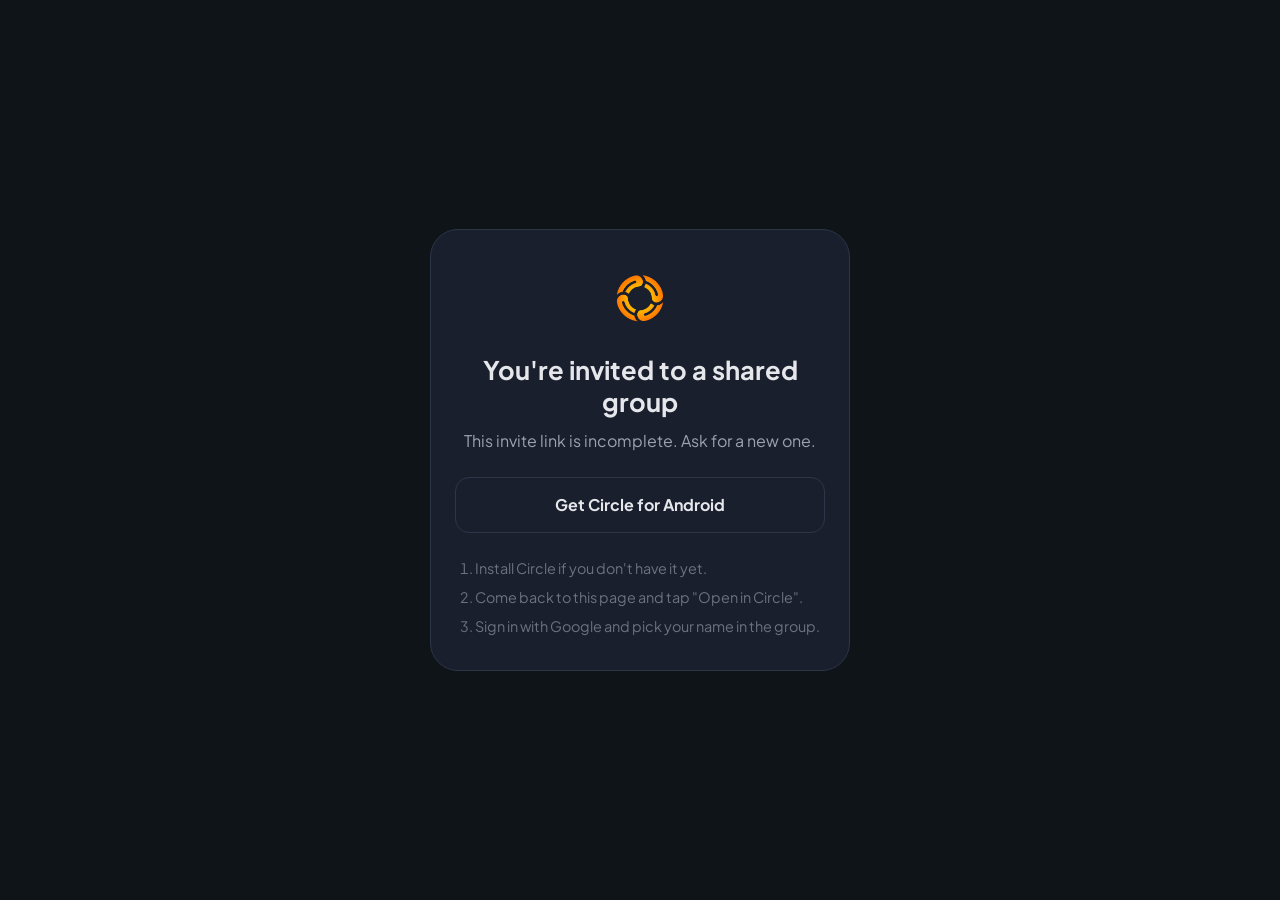
<file: join.html>
<!DOCTYPE html>
<html lang="en">

<head>
    <meta charset="UTF-8">
    <meta name="viewport" content="width=device-width, initial-scale=1.0">
    <title>Join a group on Circle</title>
    <meta name="description" content="You've been invited to share a group on Circle.">
    <!-- The invite token is in the URL: never send it anywhere, never index it -->
    <meta name="referrer" content="no-referrer">
    <meta name="robots" content="noindex, nofollow">
    <meta name="theme-color" content="#0f1419">
    <link rel="preconnect" href="https://fonts.googleapis.com">
    <link rel="preconnect" href="https://fonts.gstatic.com" crossorigin>
    <link href="https://fonts.googleapis.com/css2?family=Plus+Jakarta+Sans:wght@400;500;600;700;800&display=swap"
        rel="stylesheet">
    <link rel="stylesheet" href="/styles.css">
    <link rel="icon" type="image/png" href="/public/icon.png">
    <style>
        .join {
            min-height: 100vh;
            display: flex;
            align-items: center;
            justify-content: center;
            padding: 24px 16px;
        }

        .join-card {
            width: 100%;
            max-width: 420px;
            background: var(--card);
            border: 1px solid var(--border);
            border-radius: 28px;
            padding: 32px 24px;
            text-align: center;
        }

        .join-card img {
            margin: 0 auto 20px;
            border-radius: 18px;
        }

        .join-card h1 {
            font-size: 1.6rem;
            line-height: 1.25;
            margin-bottom: 10px;
        }

        .join-card p {
            color: var(--muted);
            margin-bottom: 24px;
        }

        .join-actions {
            display: flex;
            flex-direction: column;
            gap: 12px;
        }

        .join-actions .btn {
            justify-content: center;
            width: 100%;
        }

        .join-steps {
            text-align: start;
            color: var(--subtle);
            font-size: 0.9rem;
            margin-top: 24px;
            padding-inline-start: 20px;
        }

        .join-steps li+li {
            margin-top: 6px;
        }

        .join-error {
            color: #ef4444;
        }

        [dir="rtl"] .join-steps {
            padding-inline-start: 20px;
        }
    </style>
</head>

<body>
    <main class="join">
        <div class="join-card">
            <img src="/public/icon.png" alt="" width="72" height="72">
            <h1 id="title">You're invited to a shared group</h1>
            <p id="lead">Open the invite in Circle to see the group and join it.</p>
            <div class="join-actions" id="actions">
                <a class="btn" id="open">Open in Circle</a>
                <a class="btn btn-ghost" id="get"
                    href="https://github.com/Mohamed-Fathy-Salah/circle-releases/releases/latest/download/circle.apk">Get
                    Circle for Android</a>
            </div>
            <ol class="join-steps" id="steps">
                <li>Install Circle if you don't have it yet.</li>
                <li>Come back to this page and tap "Open in Circle".</li>
                <li>Sign in with Google and pick your name in the group.</li>
            </ol>
        </div>
    </main>

    <script>
        (function () {
            var APK = 'https://github.com/Mohamed-Fathy-Salah/circle-releases/releases/latest/download/circle.apk';
            var ar = (navigator.language || '').toLowerCase().indexOf('ar') === 0;
            var text = ar ? {
                title: 'دعوة إلى مجموعة مشتركة', lead: 'افتح الدعوة في Circle لترى المجموعة وتنضم إليها.',
                open: 'افتح في Circle', get: 'حمّل Circle لأندرويد',
                steps: ['ثبّت Circle إن لم يكن لديك.', 'عُد إلى هذه الصفحة واضغط "افتح في Circle".', 'سجّل الدخول بحساب Google واختر اسمك في المجموعة.'],
                bad: 'رابط الدعوة هذا غير مكتمل. اطلب رابطاً جديداً.'
            } : {
                title: "You're invited to a shared group", lead: 'Open the invite in Circle to see the group and join it.',
                open: 'Open in Circle', get: 'Get Circle for Android',
                steps: ["Install Circle if you don't have it yet.", 'Come back to this page and tap "Open in Circle".', 'Sign in with Google and pick your name in the group.'],
                bad: 'This invite link is incomplete. Ask for a new one.'
            };
            if (ar) { document.documentElement.lang = 'ar'; document.documentElement.dir = 'rtl'; }
            document.getElementById('title').textContent = text.title;
            document.getElementById('lead').textContent = text.lead;
            document.getElementById('open').textContent = text.open;
            document.getElementById('get').textContent = text.get;
            var steps = document.getElementById('steps');
            steps.innerHTML = '';
            text.steps.forEach(function (s) { var li = document.createElement('li'); li.textContent = s; steps.appendChild(li); });

            // /join/<token>: 43 base64url characters
            var match = /\/join\/([A-Za-z0-9_-]{43})\/?$/.exec(location.pathname);
            if (!match) {
                var lead = document.getElementById('lead');
                lead.textContent = text.bad;
                lead.className = 'join-error';
                document.getElementById('open').style.display = 'none';
                return;
            }
            var token = match[1];
            var open = document.getElementById('open');
            if (/android/i.test(navigator.userAgent)) {
                // Opens the app when installed, otherwise downloads it
                open.href = 'intent://join/' + token + '#Intent;scheme=circle;package=com.mofasa.Circle;S.browser_fallback_url=' +
                    encodeURIComponent(APK) + ';end';
            } else {
                open.href = 'circle://join/' + token;
            }
        })();
    </script>
</body>

</html>
</file>
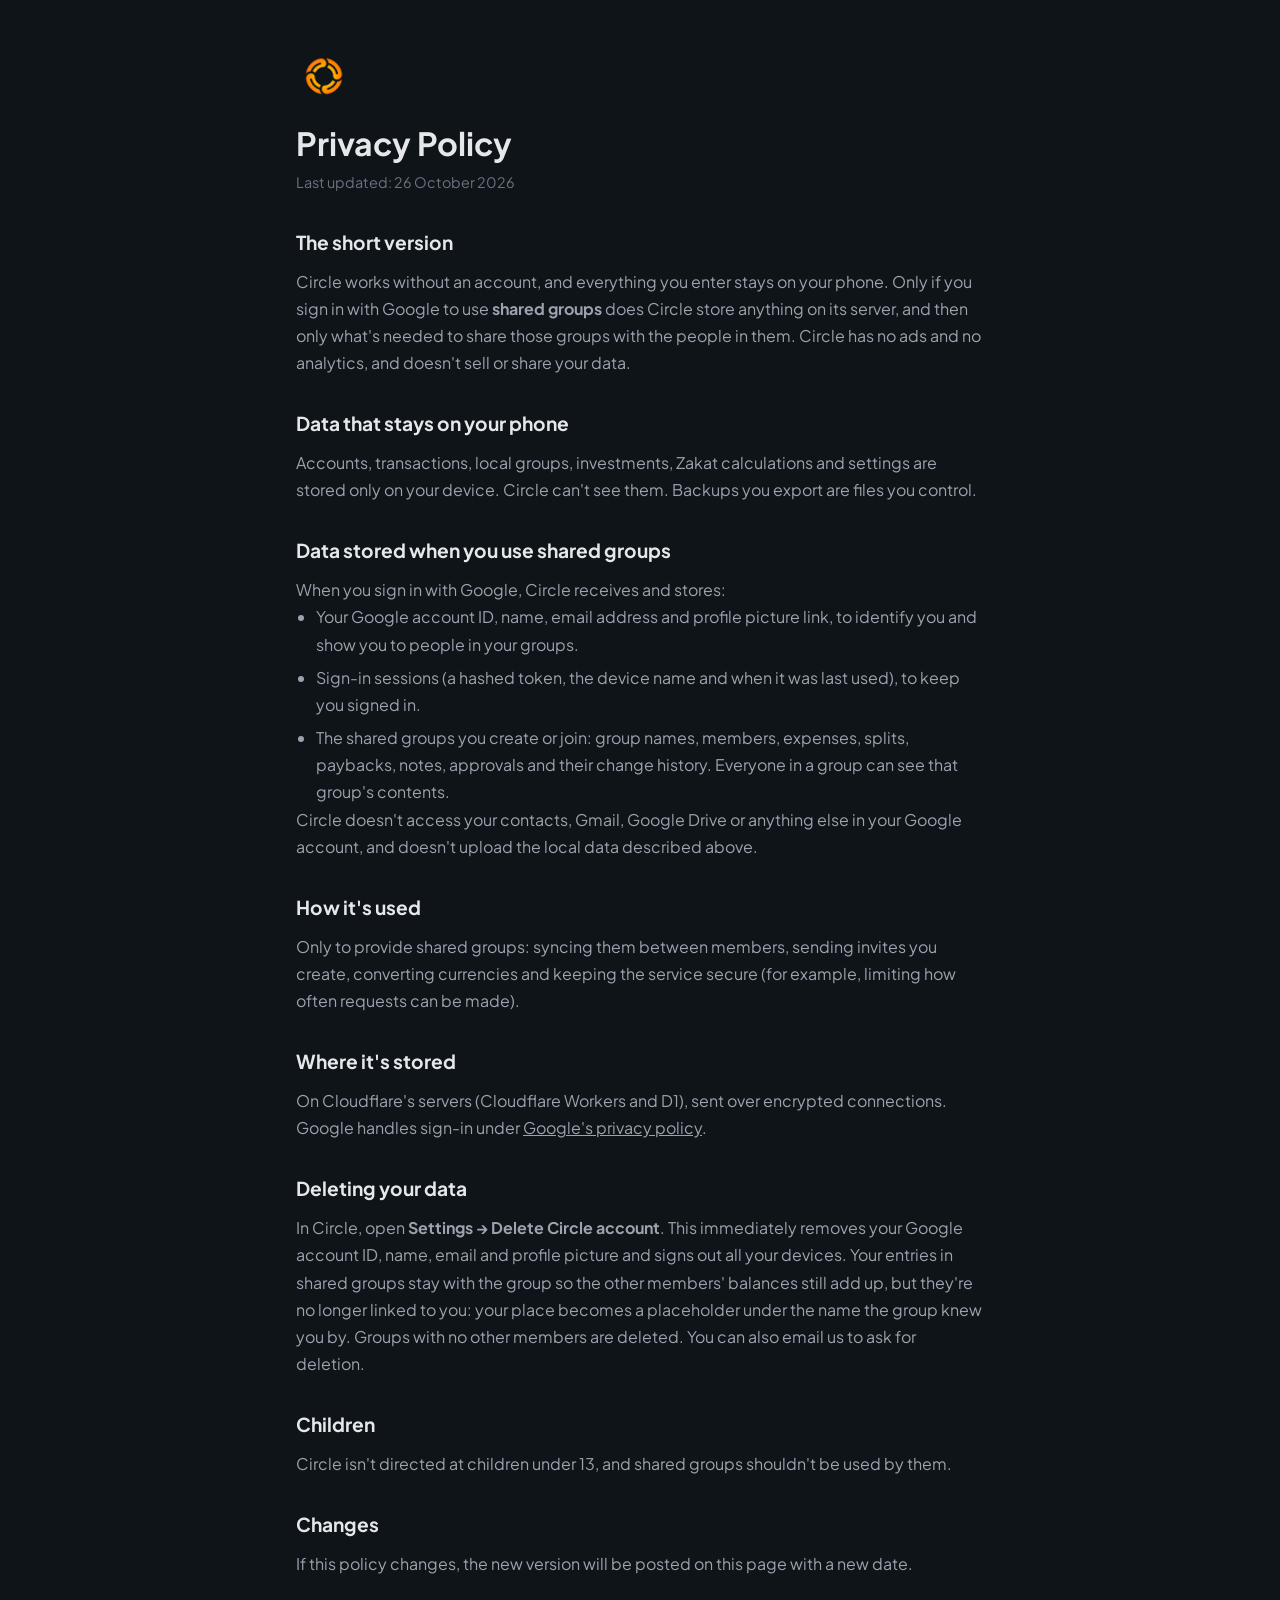
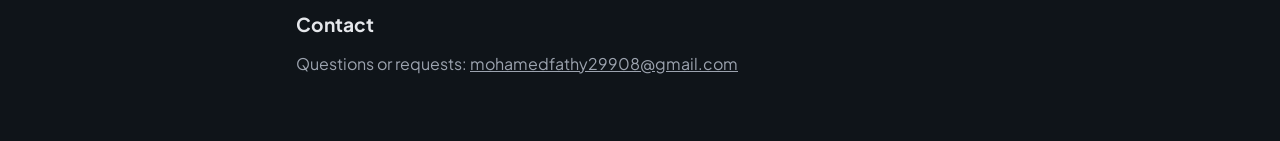
<file: privacy.html>
<!DOCTYPE html>
<html lang="en">

<head>
    <meta charset="UTF-8">
    <meta name="viewport" content="width=device-width, initial-scale=1.0">
    <title>Circle Privacy Policy</title>
    <meta name="description" content="What Circle stores, why, and how to delete it.">
    <meta name="theme-color" content="#0f1419">
    <link rel="preconnect" href="https://fonts.googleapis.com">
    <link rel="preconnect" href="https://fonts.gstatic.com" crossorigin>
    <link href="https://fonts.googleapis.com/css2?family=Plus+Jakarta+Sans:wght@400;500;600;700;800&display=swap"
        rel="stylesheet">
    <link rel="stylesheet" href="/styles.css">
    <link rel="icon" type="image/png" href="/public/icon.png">
    <style>
        .policy {
            max-width: 720px;
            margin: 0 auto;
            padding: 48px 16px 64px;
        }

        .policy h1 {
            font-size: 2rem;
            line-height: 1.2;
            margin-bottom: 8px;
        }

        .policy h2 {
            font-size: 1.2rem;
            margin: 32px 0 10px;
        }

        .policy p,
        .policy li {
            color: var(--muted);
            line-height: 1.7;
        }

        .policy ul {
            padding-inline-start: 20px;
        }

        .policy li+li {
            margin-top: 6px;
        }

        .policy a {
            color: inherit;
            text-decoration: underline;
        }

        .policy .updated {
            color: var(--subtle);
            font-size: 0.9rem;
        }
    </style>
</head>

<body>
    <main class="policy">
        <a href="/"><img src="/public/icon.png" alt="Circle home" width="56" height="56"
                style="border-radius:14px;margin-bottom:20px"></a>
        <h1>Privacy Policy</h1>
        <p class="updated">Last updated: 26 October 2026</p>

        <h2>The short version</h2>
        <p>Circle works without an account, and everything you enter stays on your phone. Only if you sign in with
            Google to use <strong>shared groups</strong> does Circle store anything on its server, and then only what's
            needed to share those groups with the people in them. Circle has no ads and no analytics, and doesn't sell
            or share your data.</p>

        <h2>Data that stays on your phone</h2>
        <p>Accounts, transactions, local groups, investments, Zakat calculations and settings are stored only on your
            device. Circle can't see them. Backups you export are files you control.</p>

        <h2>Data stored when you use shared groups</h2>
        <p>When you sign in with Google, Circle receives and stores:</p>
        <ul>
            <li>Your Google account ID, name, email address and profile picture link, to identify you and show you to
                people in your groups.</li>
            <li>Sign-in sessions (a hashed token, the device name and when it was last used), to keep you signed in.
            </li>
            <li>The shared groups you create or join: group names, members, expenses, splits, paybacks, notes, approvals
                and their change history. Everyone in a group can see that group's contents.</li>
        </ul>
        <p>Circle doesn't access your contacts, Gmail, Google Drive or anything else in your Google account, and
            doesn't upload the local data described above.</p>

        <h2>How it's used</h2>
        <p>Only to provide shared groups: syncing them between members, sending invites you create, converting
            currencies and keeping the service secure (for example, limiting how often requests can be made).</p>

        <h2>Where it's stored</h2>
        <p>On Cloudflare's servers (Cloudflare Workers and D1), sent over encrypted connections. Google handles
            sign-in under <a href="https://policies.google.com/privacy" target="_blank" rel="noopener">Google's privacy
                policy</a>.</p>

        <h2>Deleting your data</h2>
        <p>In Circle, open <strong>Settings → Delete Circle account</strong>. This immediately removes your Google
            account ID, name, email and profile picture and signs out all your devices. Your entries in shared groups
            stay with the group so the other members' balances still add up, but they're no longer linked to you: your
            place becomes a placeholder under the name the group knew you by. Groups with no other members are
            deleted. You can also email us to ask for deletion.</p>

        <h2>Children</h2>
        <p>Circle isn't directed at children under 13, and shared groups shouldn't be used by them.</p>

        <h2>Changes</h2>
        <p>If this policy changes, the new version will be posted on this page with a new date.</p>

        <h2>Contact</h2>
        <p>Questions or requests: <a href="mailto:mohamedfathy29908@gmail.com">mohamedfathy29908@gmail.com</a></p>
    </main>
</body>

</html>
</file>
<file: styles.css>
/* Colors follow the app's own dark theme */
:root {
    --bg: #0f1419;
    --bg-raised: #141a22;
    --card: #1a1f2e;
    --surface: #242b3d;
    --border: #2d3548;
    --text: #e5e7eb;
    --muted: #9ca3af;
    --subtle: #6b7280;
    --tint: #3b82f6;
    --tint-soft: rgba(59, 130, 246, 0.14);
    --success: #10b981;
    --radius: 20px;
    --container: 1140px;
    --font: 'Plus Jakarta Sans', system-ui, -apple-system, 'Segoe UI', Roboto, sans-serif;
}

*,
*::before,
*::after {
    margin: 0;
    padding: 0;
    box-sizing: border-box;
}

html {
    scroll-behavior: smooth;
    /* Keep anchored sections clear of the sticky nav */
    scroll-padding-top: 76px;
}

body {
    font-family: var(--font);
    background: var(--bg);
    color: var(--text);
    line-height: 1.6;
    -webkit-font-smoothing: antialiased;
    overflow-x: hidden;
}

img {
    display: block;
    max-width: 100%;
}

a {
    color: inherit;
    text-decoration: none;
}

.container {
    width: 100%;
    max-width: var(--container);
    margin: 0 auto;
    padding: 0 24px;
}

/* Buttons */
.btn {
    display: inline-flex;
    align-items: center;
    gap: 10px;
    padding: 14px 24px;
    border-radius: 14px;
    background: var(--tint);
    color: #fff;
    font-weight: 700;
    font-size: 1rem;
    border: 1px solid transparent;
    box-shadow: 0 10px 30px rgba(59, 130, 246, 0.35);
    transition: transform 0.15s ease, box-shadow 0.15s ease, background 0.15s ease;
}

.btn:hover {
    transform: translateY(-2px);
    box-shadow: 0 14px 36px rgba(59, 130, 246, 0.45);
}

.btn-ghost {
    background: transparent;
    border-color: var(--border);
    box-shadow: none;
    color: var(--text);
}

.btn-ghost:hover {
    background: var(--card);
    box-shadow: none;
}

.btn-small {
    padding: 9px 16px;
    font-size: 0.9rem;
    border-radius: 12px;
    box-shadow: none;
}

/* Navigation */
.nav {
    position: sticky;
    top: 0;
    z-index: 10;
    background: rgba(15, 20, 25, 0.8);
    backdrop-filter: blur(12px);
    -webkit-backdrop-filter: blur(12px);
    border-bottom: 1px solid rgba(255, 255, 255, 0.06);
}

.nav-inner {
    display: flex;
    align-items: center;
    justify-content: space-between;
    height: 68px;
}

.logo {
    display: flex;
    align-items: center;
    gap: 10px;
    font-weight: 800;
    font-size: 1.25rem;
}

.logo img {
    border-radius: 9px;
}

.nav-links {
    display: flex;
    align-items: center;
    gap: 28px;
    font-weight: 600;
    color: var(--muted);
}

.nav-links a:not(.btn):hover {
    color: var(--text);
}

/* Hero */
.hero {
    position: relative;
    padding: 80px 0 100px;
    overflow: hidden;
}

.hero::before {
    content: '';
    position: absolute;
    inset: -200px -10% auto auto;
    width: 760px;
    height: 760px;
    background: radial-gradient(circle, rgba(59, 130, 246, 0.28), transparent 65%);
    pointer-events: none;
}

.hero-inner {
    position: relative;
    display: grid;
    grid-template-columns: 1.1fr 0.9fr;
    align-items: center;
    gap: 48px;
}

.eyebrow {
    display: inline-block;
    padding: 6px 14px;
    border-radius: 999px;
    background: var(--tint-soft);
    color: #93c5fd;
    font-size: 0.85rem;
    font-weight: 600;
    margin-bottom: 22px;
}

.hero h1 {
    font-size: clamp(2.3rem, 5vw, 3.6rem);
    line-height: 1.1;
    font-weight: 800;
    letter-spacing: -0.03em;
    margin-bottom: 20px;
}

.accent {
    color: var(--tint);
}

.lead {
    font-size: 1.15rem;
    color: var(--muted);
    max-width: 560px;
    margin-bottom: 32px;
}

.hero-actions {
    display: flex;
    flex-wrap: wrap;
    gap: 14px;
    margin-bottom: 32px;
}

.hero-facts {
    display: flex;
    flex-wrap: wrap;
    gap: 10px 26px;
    list-style: none;
    color: var(--subtle);
    font-size: 0.95rem;
}

.hero-facts li::before {
    content: '✓';
    color: var(--success);
    font-weight: 800;
    margin-right: 8px;
}

.hero-facts strong {
    color: var(--text);
    font-weight: 600;
}

/* Phones */
.phone {
    /* Width and ratio are the screen's; the bezel is drawn outside it */
    box-sizing: content-box;
    width: 260px;
    aspect-ratio: 1080 / 2252;
    border-radius: 40px;
    border: 10px solid #232a36;
    background: #000;
    overflow: hidden;
    box-shadow: 0 30px 80px rgba(0, 0, 0, 0.55), 0 0 0 1px rgba(255, 255, 255, 0.06);
    flex-shrink: 0;
}

.phone img {
    width: 100%;
}

.hero-phones {
    position: relative;
    height: 600px;
}

.hero-phones .phone {
    position: absolute;
}

.phone-front {
    right: 90px;
    top: 0;
    z-index: 2;
}

.phone-back {
    right: -30px;
    top: 50px;
    transform: rotate(8deg);
    opacity: 0.55;
    filter: saturate(0.8);
}

/* The long Home screenshot scrolls slowly inside the front phone */
.scrolling img {
    animation: scroll-screen 22s ease-in-out infinite alternate;
}

.scrolling:hover img {
    animation-play-state: paused;
}

@keyframes scroll-screen {
    0%,
    8% {
        transform: translateY(0);
    }

    92%,
    100% {
        /* Height of the image minus the height of the screen */
        transform: translateY(calc(-100% + 260px * 2252 / 1080));
    }
}

/* Feature sections */
.feature {
    padding: 56px 0;
}

.feature-inner {
    display: grid;
    grid-template-columns: auto 1fr;
    align-items: center;
    gap: 80px;
}

.feature.reverse .feature-inner {
    grid-template-columns: 1fr auto;
}

.feature.reverse .feature-inner > :first-child {
    order: 2;
}

.feature-copy {
    max-width: 520px;
}

.tag {
    display: inline-block;
    color: var(--tint);
    font-weight: 700;
    font-size: 0.85rem;
    letter-spacing: 0.08em;
    text-transform: uppercase;
    margin-bottom: 12px;
}

.feature h2 {
    font-size: clamp(1.7rem, 3.4vw, 2.4rem);
    line-height: 1.2;
    font-weight: 800;
    letter-spacing: -0.02em;
    margin-bottom: 16px;
}

.feature p {
    color: var(--muted);
    font-size: 1.08rem;
    margin-bottom: 22px;
}

.checks {
    list-style: none;
    display: grid;
    gap: 12px;
}

.checks li {
    position: relative;
    padding-left: 32px;
}

.checks li::before {
    content: '';
    position: absolute;
    left: 0;
    top: 3px;
    width: 20px;
    height: 20px;
    border-radius: 50%;
    background: var(--tint-soft) url("data:image/svg+xml,%3Csvg xmlns='http://www.w3.org/2000/svg' viewBox='0 0 20 20'%3E%3Cpath d='M6 10.5l2.5 2.5L14 7.5' fill='none' stroke='%233b82f6' stroke-width='2' stroke-linecap='round' stroke-linejoin='round'/%3E%3C/svg%3E") center / 20px no-repeat;
}

.phone-pair {
    display: flex;
    /* Each phone keeps its own height; stretching the first to the offset second left a black band */
    align-items: flex-start;
    gap: 22px;
}

.phone-pair .phone {
    width: 230px;
}

.phone-pair .phone:last-child {
    margin-top: 60px;
}

/* Feature grid */
.more {
    padding: 90px 0;
}

.section-title {
    text-align: center;
    font-size: clamp(1.7rem, 3.4vw, 2.4rem);
    font-weight: 800;
    letter-spacing: -0.02em;
    margin-bottom: 44px;
}

.grid {
    display: grid;
    grid-template-columns: repeat(3, 1fr);
    gap: 18px;
}

.card {
    padding: 26px;
    border-radius: var(--radius);
    background: var(--card);
    border: 1px solid var(--border);
}

.card-icon {
    width: 46px;
    height: 46px;
    display: grid;
    place-items: center;
    border-radius: 13px;
    background: var(--surface);
    font-size: 1.35rem;
    margin-bottom: 16px;
}

.card h3 {
    font-size: 1.1rem;
    margin-bottom: 6px;
}

.card p {
    color: var(--muted);
    font-size: 0.97rem;
}

/* Gallery */
.gallery {
    padding: 40px 0 90px;
}

.gallery .section-title {
    margin-bottom: 36px;
}

.gallery-track {
    display: flex;
    gap: 22px;
    overflow-x: auto;
    padding: 10px 0 24px;
    /* It loops endlessly, so a scrollbar would only jump around */
    scrollbar-width: none;
    cursor: grab;
    -webkit-user-select: none;
    user-select: none;
}

.gallery-track:focus-visible {
    outline: 2px solid var(--tint);
    outline-offset: -2px;
}

.gallery-track::-webkit-scrollbar {
    display: none;
}

.gallery-track.dragging {
    cursor: grabbing;
}

.gallery-track img {
    -webkit-user-drag: none;
}

.gallery-track figure {
    flex: 0 0 230px;
}

.gallery-track img {
    width: 100%;
    aspect-ratio: 1080 / 2252;
    object-fit: cover;
    border-radius: 26px;
    border: 6px solid #232a36;
    box-shadow: 0 16px 40px rgba(0, 0, 0, 0.45);
}

.gallery-track figcaption {
    margin-top: 12px;
    text-align: center;
    color: var(--muted);
    font-weight: 600;
    font-size: 0.95rem;
}

/* Call to action */
.cta {
    padding: 20px 0 100px;
}

.cta-inner {
    text-align: center;
    padding: 64px 24px;
    border-radius: 32px;
    background: radial-gradient(circle at 50% 0%, rgba(59, 130, 246, 0.3), transparent 70%), var(--card);
    border: 1px solid var(--border);
    display: flex;
    flex-direction: column;
    align-items: center;
}

.cta-inner img {
    border-radius: 18px;
    margin-bottom: 22px;
}

.cta-inner h2 {
    font-size: clamp(1.7rem, 3.4vw, 2.4rem);
    font-weight: 800;
    letter-spacing: -0.02em;
    margin-bottom: 10px;
}

.cta-inner p {
    color: var(--muted);
    margin-bottom: 28px;
}

/* Footer */
.footer {
    border-top: 1px solid rgba(255, 255, 255, 0.06);
    padding: 36px 0 44px;
    color: var(--subtle);
    font-size: 0.9rem;
}

.footer-inner {
    display: flex;
    flex-direction: column;
    align-items: center;
    gap: 16px;
}

.social {
    display: flex;
    gap: 12px;
}

.social a {
    width: 42px;
    height: 42px;
    display: grid;
    place-items: center;
    border-radius: 12px;
    background: var(--card);
    border: 1px solid var(--border);
    color: var(--muted);
    transition: color 0.15s ease, border-color 0.15s ease;
}

.social a:hover {
    color: var(--text);
    border-color: var(--tint);
}

/* Tablets */
@media (max-width: 960px) {
    .hero {
        padding: 56px 0 70px;
    }

    .hero-inner {
        grid-template-columns: 1fr;
        text-align: center;
    }

    .lead {
        margin-left: auto;
        margin-right: auto;
    }

    .hero-actions,
    .hero-facts {
        justify-content: center;
    }

    .hero-phones {
        height: 560px;
        width: 340px;
        margin: 0 auto;
    }

    .phone-front {
        left: 0;
        right: auto;
    }

    .phone-back {
        right: -40px;
    }

    .feature-inner,
    .feature.reverse .feature-inner {
        grid-template-columns: 1fr;
        gap: 40px;
        justify-items: center;
        text-align: center;
    }

    .feature.reverse .feature-inner > :first-child {
        order: 0;
    }

    .checks {
        text-align: left;
        max-width: 440px;
        margin: 0 auto;
    }

    .grid {
        grid-template-columns: repeat(2, 1fr);
    }
}

/* Phones */
@media (max-width: 600px) {
    .container {
        padding: 0 16px;
    }

    .nav-links a:not(.btn) {
        display: none;
    }

    .hero-actions .btn {
        width: 100%;
        justify-content: center;
    }

    .hero-phones {
        width: 260px;
        height: 520px;
    }

    .hero-phones .phone,
    .phone {
        width: 224px;
        border-width: 8px;
        border-radius: 34px;
    }

    .phone-back {
        display: none;
    }

    @keyframes scroll-screen {
        0%,
        8% {
            transform: translateY(0);
        }

        92%,
        100% {
            transform: translateY(calc(-100% + 224px * 2252 / 1080));
        }
    }

    .phone-pair {
        gap: 14px;
    }

    /* Two phones side by side within the 16px gutters */
    .phone-pair .phone {
        width: calc((100vw - 46px) / 2 - 16px);
        max-width: 184px;
    }

    .phone-pair .phone:last-child {
        margin-top: 36px;
    }

    .feature {
        padding: 48px 0;
    }

    .grid {
        grid-template-columns: 1fr;
    }

    .gallery-track figure {
        flex-basis: 64vw;
    }
}

@media (prefers-reduced-motion: reduce) {
    .scrolling img {
        animation: none;
    }

    .btn,
    html {
        transition: none;
        scroll-behavior: auto;
    }
}
</file>
